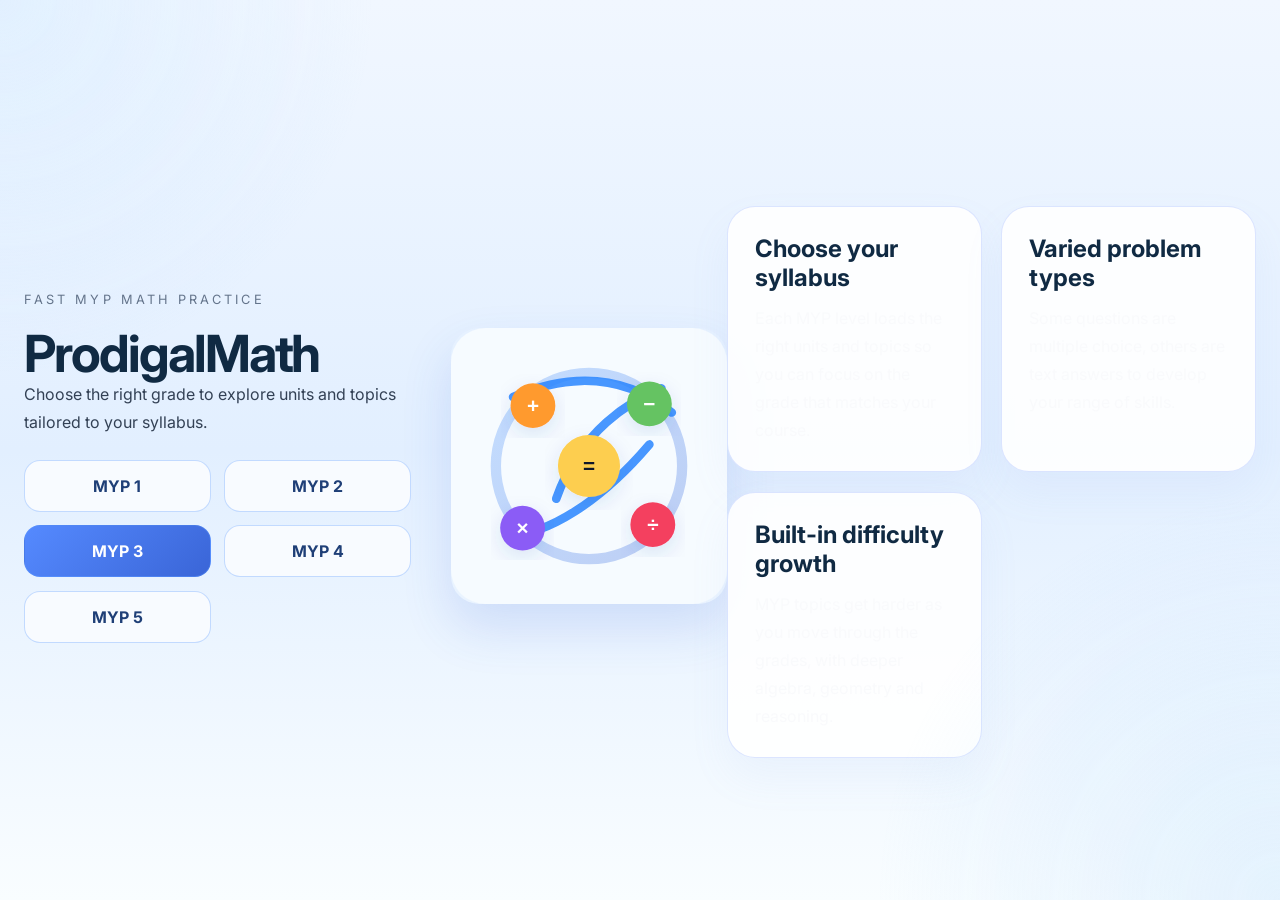
<file: goat/index.html>
﻿<!DOCTYPE html>
<html lang="en">
<head>
  <meta charset="UTF-8">
  <meta name="viewport" content="width=device-width, initial-scale=1.0">
  <title>ProdigalMath</title>
  <link rel="stylesheet" href="style.css">
</head>
<body>
  <main class="page-shell home-shell">
    <section class="hero home-hero">
      <div class="hero-copy">
        <p class="eyebrow">Fast MYP math practice</p>
        <h1>ProdigalMath</h1>
        <p>Choose the right grade to explore units and topics tailored to your syllabus.</p>
        <div class="home-grade-buttons">
          <a class="home-button" href="grade.html?grade=MYP%201">MYP 1</a>
          <a class="home-button" href="grade.html?grade=MYP%202">MYP 2</a>
          <a class="home-button home-button-primary" href="grade.html?grade=MYP%203">MYP 3</a>
          <a class="home-button" href="grade.html?grade=MYP%204">MYP 4</a>
          <a class="home-button" href="grade.html?grade=MYP%205">MYP 5</a>
        </div>
      </div>
      <div class="hero-preview">
        <img src="logo.svg" alt="ProdigalMath brand illustration" class="hero-image">
      </div>
    </section>

    <section class="home-grid">
      <div class="home-card">
        <h2>Choose your syllabus</h2>
        <p>Each MYP level loads the right units and topics so you can focus on the grade that matches your course.</p>
      </div>
      <div class="home-card">
        <h2>Varied problem types</h2>
        <p>Some questions are multiple choice, others are text answers to develop your range of skills.</p>
      </div>
      <div class="home-card">
        <h2>Built-in difficulty growth</h2>
        <p>MYP topics get harder as you move through the grades, with deeper algebra, geometry and reasoning.</p>
      </div>
    </section>
  </main>
</body>
</html>
</file>
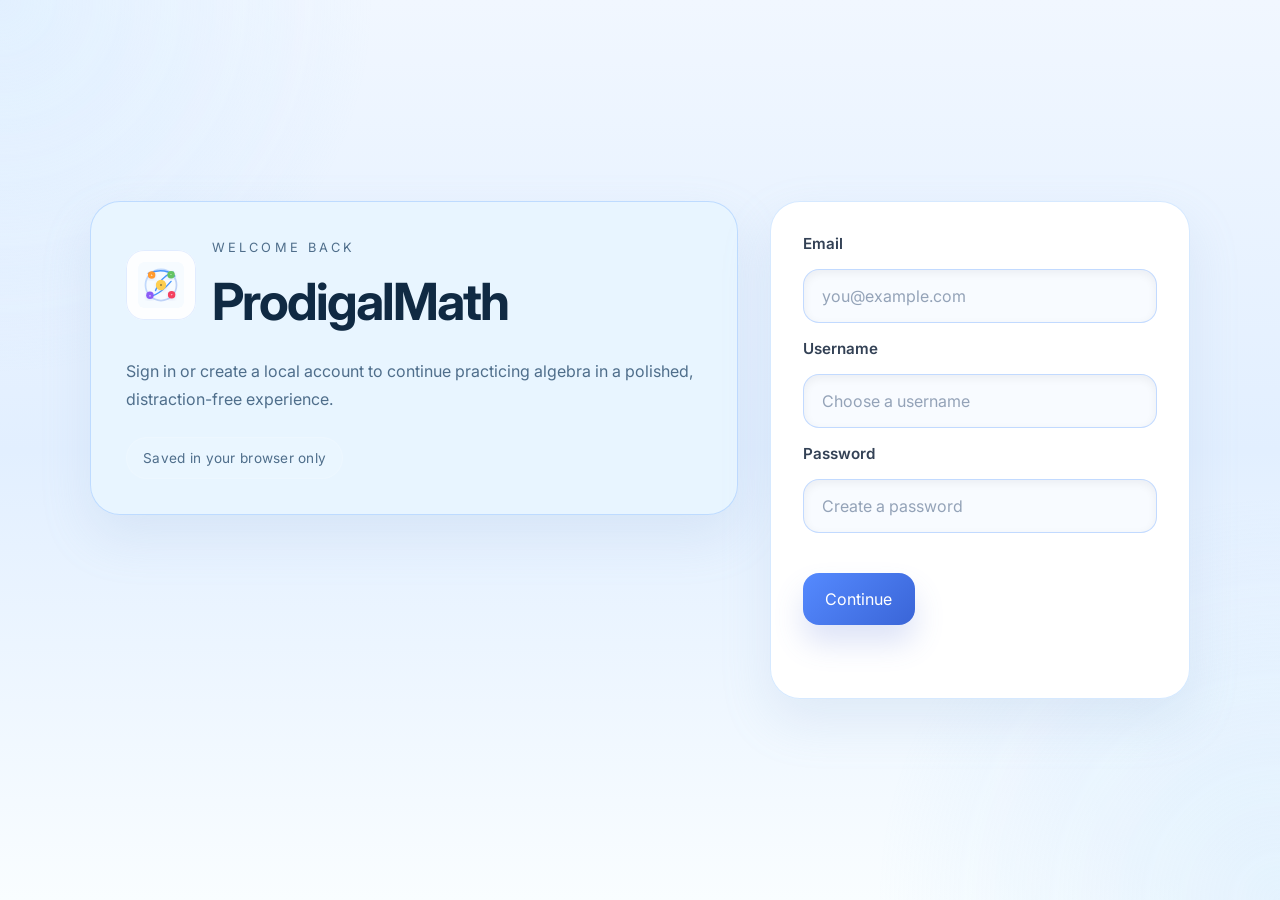
<file: goat/dashboard.html>
﻿<!DOCTYPE html>
<html lang="en">
<head>
  <meta charset="UTF-8">
  <meta name="viewport" content="width=device-width, initial-scale=1.0">
  <title>Dashboard - ProdigalMath</title>
  <link rel="stylesheet" href="style.css">
</head>
<body>
  <main class="page-shell page-center">
    <section class="dashboard-frame">
      <div class="card dashboard-card" id="welcomeScreen">
        <div class="dashboard-copy">
          <p class="eyebrow">All set</p>
          <h1 id="greeting">Hello 👋</h1>
          <p>Welcome to ProdigalMath. Our AI will analyze your preferences and tailor the best math path for you.</p>
        </div>
        <button id="startButton" class="primary-button">Start the questions</button>
      </div>

      <div class="card wizard-card hidden" id="wizardScreen">
        <div class="wizard-header">
          <p class="eyebrow">Question <span id="stepCounter">1</span> of 7</p>
          <h1>Personalize your experience</h1>
          <p>Your answers will shape the problems you see next.</p>
        </div>

        <div class="wizard-steps">
          <div class="step active" data-step="1">
            <p class="step-question">Which pronouns do you use?</p>
            <div class="radio-grid">
              <label><input type="radio" name="pronoun" value="he/him"> He/him</label>
              <label><input type="radio" name="pronoun" value="she/her"> She/her</label>
              <label><input type="radio" name="pronoun" value="they/them"> They/them</label>
              <label><input type="radio" name="pronoun" value="other"> Other</label>
            </div>
            <input type="text" id="pronounOther" class="hidden" placeholder="Enter your pronouns" autocomplete="off">
          </div>

          <div class="step" data-step="2">
            <p class="step-question">What is your MYP grade level?</p>
            <select id="gradeSelect">
              <option value="">Choose your grade</option>
              <option value="MYP 1">MYP 1</option>
              <option value="MYP 2">MYP 2</option>
              <option value="MYP 3">MYP 3</option>
              <option value="MYP 4">MYP 4</option>
              <option value="MYP 5">MYP 5</option>
            </select>
          </div>

          <div class="step" data-step="3">
            <p class="step-question">What topic do you want to focus on?</p>
            <textarea id="topicInput" rows="3" placeholder="e.g. quadratic equations, algebraic expressions"></textarea>
            <label for="topicPdf" class="file-label">Or upload a PDF with your notes</label>
            <input type="file" id="topicPdf" accept="application/pdf">
            <p class="file-note">Optional. We’ll use the filename to personalize your next session.</p>
          </div>

          <div class="step" data-step="4">
            <p class="step-question">Where did you hear about ProdigalMath?</p>
            <select id="heardFrom">
              <option value="">Choose an option</option>
              <option value="Friend or family">Friend or family</option>
              <option value="Teacher or tutor">Teacher or tutor</option>
              <option value="Social media">Social media</option>
              <option value="Search engine">Search engine</option>
              <option value="Other">Other</option>
            </select>
            <input type="text" id="heardOther" class="hidden" placeholder="Tell us where" autocomplete="off">
          </div>

          <div class="step" data-step="5">
            <p class="step-question">What is your main goal for using the app?</p>
            <input type="text" id="goalInput" placeholder="e.g. improve grades, complete homework faster" autocomplete="off">
          </div>

          <div class="step" data-step="6">
            <p class="step-question">Would you like information about tuition support?</p>
            <div class="radio-grid">
              <label><input type="radio" name="tuitionInterest" value="Yes"> Yes</label>
              <label><input type="radio" name="tuitionInterest" value="No"> No</label>
            </div>
          </div>

          <div class="step" data-step="7">
            <p class="step-question">How often would you like to practice?</p>
            <select id="practiceFrequency">
              <option value="">Choose one</option>
              <option value="Daily">Daily</option>
              <option value="Several times a week">Several times a week</option>
              <option value="Weekly">Weekly</option>
              <option value="A few times a month">A few times a month</option>
            </select>
          </div>
        </div>

        <div class="wizard-actions">
          <button id="nextButton" class="primary-button">Next</button>
        </div>
        <p id="wizardNotice" class="result-text">Your answers will shape the practice path.</p>
      </div>
    </section>
  </main>

  <script src="wizard.js"></script>
</body>
</html>
</file>
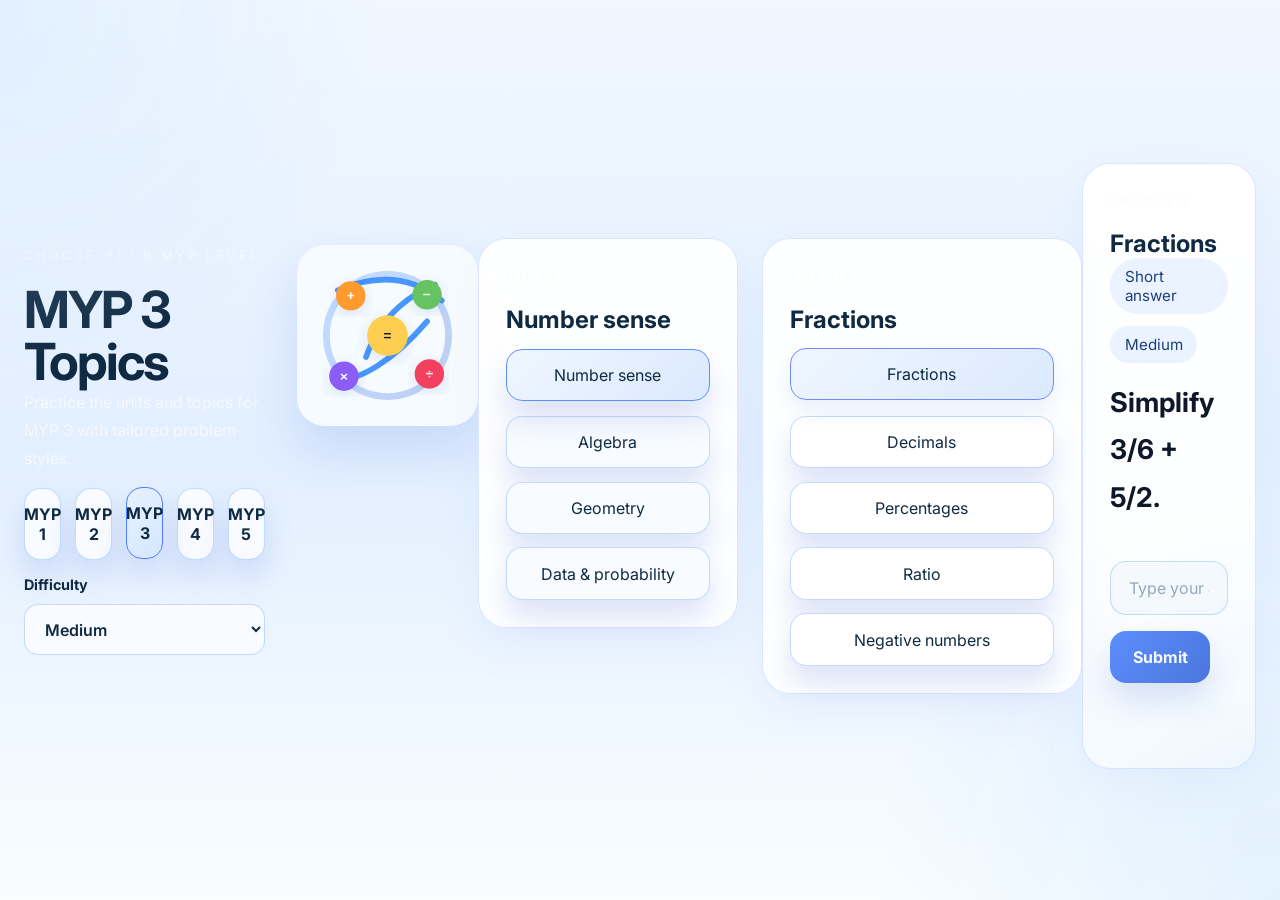
<file: goat/grade.html>
<!DOCTYPE html>
<html lang="en">
<head>
  <meta charset="UTF-8">
  <meta name="viewport" content="width=device-width, initial-scale=1.0">
  <title>ProdigalMath | MYP Topics</title>
  <link rel="stylesheet" href="style.css">
</head>
<body>
  <main class="page-shell">
    <section class="grade-hero">
      <div class="grade-copy">
        <p class="eyebrow">Choose your MYP level</p>
        <h1 id="gradeTitle">Practice topics</h1>
        <p id="gradeSubtitle">Pick your grade, then select a unit and topic to practice with varied problem styles.</p>
        <div class="grade-nav" id="gradeNav"></div>
        <div class="grade-controls">
          <label for="difficultySelect">Difficulty</label>
          <select id="difficultySelect">
            <option value="Easy">Easy</option>
            <option value="Medium">Medium</option>
            <option value="Hard">Hard</option>
          </select>
        </div>
      </div>
      <div class="grade-preview">
        <img src="logo.svg" alt="ProdigalMath learning preview" class="grade-preview-image">
      </div>
    </section>

    <section class="unit-section">
      <div class="unit-frame">
        <div class="section-header">
          <p class="eyebrow">Units</p>
          <h2 id="unitTitle">Select a unit</h2>
        </div>
        <div class="unit-list" id="unitList"></div>
      </div>

      <div class="topic-frame">
        <div class="section-header">
          <p class="eyebrow">Topics</p>
          <h2 id="topicTitle">Choose a topic</h2>
        </div>
        <div class="topic-list" id="topicList"></div>
      </div>
    </section>

    <section class="practice-section hidden" id="practiceSection">
      <div class="section-header">
        <p class="eyebrow">Problem</p>
        <h2 id="problemTopic">Ready when you are</h2>
      </div>
      <div class="practice-card">
        <div class="practice-info">
          <span id="problemType" class="info-pill">Type</span>
          <span id="problemDifficulty" class="info-pill">Level</span>
        </div>
        <p id="practiceQuestion" class="question">Select a topic to begin.</p>
        <div id="answerArea" class="answer-area"></div>
        <div class="practice-actions">
          <button id="submitAnswer" class="primary-button">Submit</button>
          <button id="nextProblem" class="secondary-button hidden">Next problem</button>
        </div>
        <p id="practiceFeedback" class="result-text"></p>
      </div>
    </section>
  </main>

  <script src="grade.js"></script>
</body>
</html>
</file>
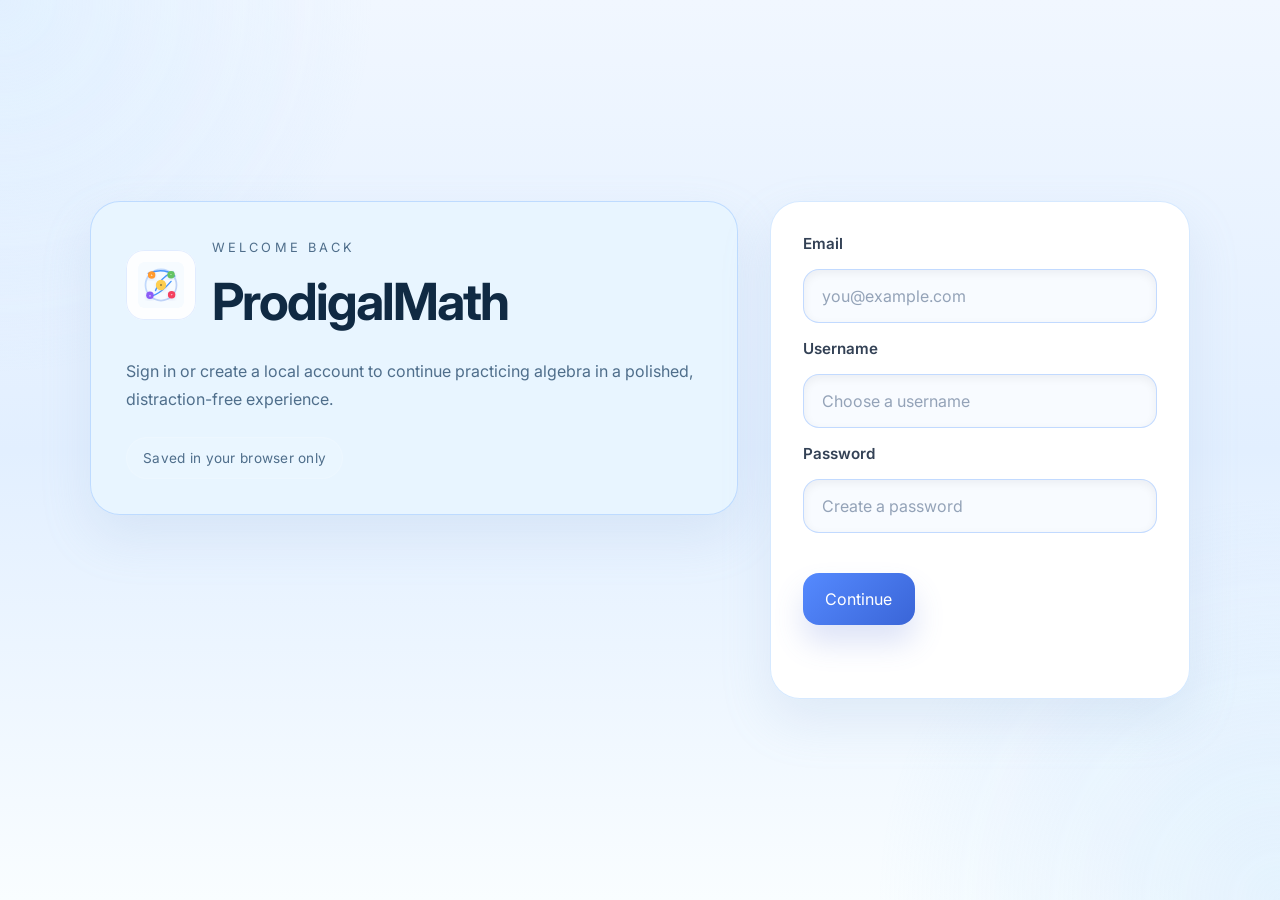
<file: goat/login.html>
<!DOCTYPE html>
<html lang="en">
<head>
  <meta charset="UTF-8">
  <meta name="viewport" content="width=device-width, initial-scale=1.0">
  <title>Login - ProdigalMath</title>
  <link rel="stylesheet" href="style.css">
</head>
<body>
  <main class="page-shell page-center">
    <section class="auth-frame">
      <div class="auth-intro">
        <div class="brand-header">
          <img src="logo.svg" alt="ProdigalMath logo" class="brand-logo">
          <div>
            <p class="eyebrow">Welcome back</p>
            <h1>ProdigalMath</h1>
          </div>
        </div>
        <p>Sign in or create a local account to continue practicing algebra in a polished, distraction-free experience.</p>
        <div class="auth-badge">Saved in your browser only</div>
      </div>

      <div class="card login-card">
        <form id="loginForm" class="login-form" autocomplete="on">
          <label for="email">Email</label>
          <input type="email" id="email" placeholder="you@example.com" required>

          <label for="username">Username</label>
          <input type="text" id="username" placeholder="Choose a username" required>

          <label for="password">Password</label>
          <input type="password" id="password" placeholder="Create a password" required>

          <div class="login-actions">
            <button type="submit">Continue</button>
          </div>
        </form>
        <p id="loginMessage" class="login-message"></p>
      </div>
    </section>
  </main>

  <script>
    const accountStorageKey = 'prodgicalmathAccounts';
    const emailInput = document.getElementById('email');
    const usernameInput = document.getElementById('username');
    const passwordInput = document.getElementById('password');
    const loginMessage = document.getElementById('loginMessage');

    function getStoredAccounts() {
      const raw = localStorage.getItem(accountStorageKey);
      return raw ? JSON.parse(raw) : {};
    }

    function setStoredAccounts(accounts) {
      localStorage.setItem(accountStorageKey, JSON.stringify(accounts));
    }

    function setMessage(text, color) {
      loginMessage.textContent = text;
      loginMessage.style.color = color;
    }

    function loadAccountByEmail(email) {
      const accounts = getStoredAccounts();
      return accounts[email.toLowerCase()] || null;
    }

    function saveAccount(email, username, password) {
      const accounts = getStoredAccounts();
      accounts[email.toLowerCase()] = { username, password };
      setStoredAccounts(accounts);
      localStorage.setItem('prodgicalmathLastEmail', email.toLowerCase());
    }

    function prefillLastEmail() {
      const lastEmail = localStorage.getItem('prodgicalmathLastEmail');
      if (lastEmail) {
        emailInput.value = lastEmail;
        fillAccountFields(lastEmail);
      }
    }

    function fillAccountFields(email) {
      const account = loadAccountByEmail(email);
      if (account) {
        usernameInput.value = account.username;
        passwordInput.value = account.password;
        setMessage('Account loaded for this email. Password is remembered.', '#2563eb');
      } else {
        usernameInput.value = '';
        passwordInput.value = '';
        setMessage('New email. Create your account by choosing a username and password.', '#334155');
      }
    }

    emailInput.addEventListener('change', function() {
      const email = emailInput.value.trim().toLowerCase();
      if (email) {
        fillAccountFields(email);
      }
    });

    document.getElementById('loginForm').addEventListener('submit', function(event) {
      event.preventDefault();

      const email = emailInput.value.trim().toLowerCase();
      const username = usernameInput.value.trim();
      const password = passwordInput.value.trim();

      if (!email || !username || !password) {
        setMessage('Please enter email, username, and password.', 'red');
        return;
      }

      const account = loadAccountByEmail(email);

      if (account) {
        if (account.username !== username) {
          setMessage('This email is already registered with a different username.', 'red');
          return;
        }
        if (account.password !== password) {
          setMessage('Wrong password for this email. Please try again.', 'red');
          return;
        }

        setMessage('Login successful! Redirecting...', '#2563eb');
      } else {
        saveAccount(email, username, password);
        setMessage('Account created. Redirecting to ProdigalMath...', '#2563eb');
      }

      localStorage.setItem('prodgicalmathLoggedInUser', username);
      localStorage.setItem('prodigalmathUsername', username);

      setTimeout(function() {
        window.location.href = 'dashboard.html';
      }, 800);
    });

    window.onload = prefillLastEmail;
  </script>
</body>
</html>
</file>
<file: goat/style.css>
﻿@import url('https://fonts.googleapis.com/css2?family=Inter:wght@400;500;600;700&display=swap');

* {
  box-sizing: border-box;
}

html {
  scroll-behavior: smooth;
}

body {
  margin: 0;
  min-height: 100vh;
  font-family: 'Inter', system-ui, sans-serif;
  background: linear-gradient(180deg, #f1f7ff 0%, #e2efff 50%, #f9fdff 100%);
  color: #102a43;
  animation: driftBackground 20s ease-in-out infinite;
}

body::before {
  content: '';
  position: fixed;
  inset: 0;
  pointer-events: none;
  background: radial-gradient(circle at top left, rgba(206,232,255,0.45), transparent 24%),
    radial-gradient(circle at bottom right, rgba(187,222,251,0.35), transparent 26%);
  opacity: 0.95;
  animation: pulseGlow 8s ease-in-out infinite;
}

@keyframes driftBackground {
  0%, 100% {
    background-position: center top;
  }
  50% {
    background-position: left bottom;
  }
}

@keyframes pulseGlow {
  0%, 100% {
    transform: scale(1);
    opacity: 0.95;
  }
  50% {
    transform: scale(1.02);
    opacity: 1;
  }
}

.page-shell {
  min-height: 100vh;
  display: flex;
  align-items: center;
  justify-content: center;
  padding: 3rem 1.5rem;
}

.page-center {
  justify-content: center;
}

.hero,
.auth-frame,
.grade-hero {
  width: min(1100px, 100%);
  display: grid;
  grid-template-columns: 1.2fr 0.9fr;
  gap: 2rem;
  align-items: start;
}

.hero-copy,
.dashboard-copy,
.grade-copy {
  max-width: 680px;
}

.home-shell {
  padding-bottom: 1rem;
}

.home-hero {
  grid-template-columns: 1.4fr 1fr;
  gap: 2.5rem;
  align-items: center;
}

.hero-preview,
.grade-preview {
  display: flex;
  align-items: center;
  justify-content: center;
}

.hero-image,
.grade-preview-image {
  width: min(320px, 100%);
  border-radius: 28px;
  box-shadow: 0 24px 50px rgba(58, 101, 215, 0.16);
}

.home-grade-buttons {
  display: grid;
  grid-template-columns: repeat(auto-fit, minmax(120px, 1fr));
  gap: 0.85rem;
  margin-top: 1.5rem;
}

.home-button,
.home-button-primary {
  display: inline-flex;
  align-items: center;
  justify-content: center;
  min-height: 52px;
  border-radius: 16px;
  border: 1px solid transparent;
  font-weight: 700;
  text-decoration: none;
  padding: 0 1.2rem;
  transition: transform 0.2s ease, background 0.2s ease, box-shadow 0.2s ease;
}

.home-button {
  background: #f8fbff;
  color: #1f3f77;
  border-color: rgba(93, 156, 255, 0.35);
}

.home-button-primary {
  background: linear-gradient(135deg, #558aff 0%, #3a65d7 100%);
  color: white;
}

.home-button:hover,
.home-button-primary:hover {
  transform: translateY(-2px);
}

.home-grid {
  display: grid;
  grid-template-columns: repeat(auto-fit, minmax(240px, 1fr));
  gap: 1.2rem;
  margin-top: 2rem;
}

.home-card {
  padding: 1.7rem;
  border-radius: 28px;
  background: rgba(255, 255, 255, 0.9);
  border: 1px solid rgba(147, 174, 255, 0.32);
  box-shadow: 0 20px 40px rgba(140, 168, 231, 0.08);
}

.home-card h2 {
  margin: 0 0 0.75rem;
  color: #102a43;
}

.unit-section {
  display: grid;
  grid-template-columns: minmax(260px, 280px) minmax(320px, 1fr);
  gap: 1.5rem;
  margin-top: 2rem;
  align-items: start;
}

.unit-frame,
.topic-frame,
.practice-section {
  padding: 1.7rem;
  border-radius: 28px;
  background: rgba(255, 255, 255, 0.95);
  border: 1px solid rgba(147, 174, 255, 0.32);
  box-shadow: 0 20px 40px rgba(140, 168, 231, 0.08);
  min-height: 340px;
}

.unit-frame,
.topic-frame {
  position: relative;
}

.topic-list {
  min-height: 220px;
}

.grade-controls {
  margin-top: 1rem;
  display: grid;
  gap: 0.7rem;
}

.grade-controls label {
  font-size: 0.9rem;
  font-weight: 700;
  color: #102a43;
}

.grade-controls select {
  width: 100%;
  padding: 0.85rem 1rem;
  border-radius: 14px;
  border: 1px solid rgba(93, 156, 255, 0.35);
  background: #f8fbff;
  color: #102a43;
  font-weight: 600;
}

.section-header h2 {
  margin: 0.35rem 0 0;
}

.unit-list,
.topic-list {
  display: grid;
  gap: 0.85rem;
  margin-top: 1rem;
}

.unit-button,
.topic-button {
  border: 1px solid rgba(93, 156, 255, 0.35);
  background: #f8fbff;
  color: #102a43;
  padding: 0.95rem 1rem;
  border-radius: 16px;
  text-align: left;
  cursor: pointer;
  transition: transform 0.2s ease, border-color 0.2s ease, box-shadow 0.2s ease, background 0.2s ease;
}

.unit-button:hover,
.topic-button:hover,
.unit-button.active,
.topic-button.active {
  background: linear-gradient(135deg, #eff6ff 0%, #dbe9ff 100%);
  border-color: #5d8fff;
  transform: translateY(-1px);
}

.practice-section {
  margin-top: 2rem;
  padding: 1.7rem;
  border-radius: 28px;
  background: rgba(255, 255, 255, 0.96);
  border: 1px solid rgba(147, 174, 255, 0.32);
  box-shadow: 0 20px 40px rgba(140, 168, 231, 0.08);
}

.practice-card {
  display: grid;
  gap: 1rem;
}

.practice-info {
  display: flex;
  flex-wrap: wrap;
  gap: 0.75rem;
}

.info-pill {
  display: inline-flex;
  align-items: center;
  justify-content: center;
  padding: 0.55rem 0.9rem;
  border-radius: 999px;
  background: rgba(93, 156, 255, 0.12);
  color: #1f3f77;
  font-size: 0.95rem;
}

.answer-area {
  display: grid;
  gap: 0.85rem;
}

.choice-item {
  display: flex;
  align-items: center;
  gap: 0.75rem;
  padding: 0.9rem 1rem;
  border: 1px solid rgba(93, 156, 255, 0.25);
  border-radius: 16px;
  background: #f8fbff;
  cursor: pointer;
}

.choice-item input {
  accent-color: #3a65d7;
}

.secondary-button {
  background: #ffffff;
  color: #1f3f77;
  border: 1px solid rgba(93, 156, 255, 0.35);
  box-shadow: none;
}

.secondary-button:hover {
  transform: translateY(-1px);
}

.hero-copy,
.dashboard-copy {
  max-width: 680px;
  animation: fadeInUp 0.9s ease both;
}

.hero-copy p {
  color: #334155;
}

.hero-copy .eyebrow {
  color: #64748b;
}

.eyebrow {
  margin: 0 0 1rem;
  text-transform: uppercase;
  letter-spacing: 0.24em;
  font-size: 0.8rem;
  color: rgba(248, 250, 252, 0.78);
}

h1 {
  margin: 0;
  font-size: clamp(2.6rem, 4vw, 4.2rem);
  line-height: 1.02;
  letter-spacing: -0.04em;
}

p {
  margin: 0;
  line-height: 1.75;
  color: rgba(248, 250, 252, 0.9);
}

.hero-card,
.card,
.auth-intro {
  border-radius: 30px;
  background: rgba(255, 255, 255, 0.95);
  border: 1px solid rgba(141, 189, 255, 0.45);
  box-shadow: 0 22px 50px rgba(148, 175, 210, 0.18);
  animation: fadeInUp 0.8s ease both;
}

.card {
  padding: 2rem;
  color: #102a43;
  background: rgba(255, 255, 255, 0.98);
  border: 1px solid rgba(193, 221, 255, 0.65);
  transition: transform 0.25s ease, box-shadow 0.25s ease, border-color 0.25s ease;
}

.card:hover {
  transform: translateY(-4px);
  box-shadow: 0 30px 55px rgba(148, 175, 210, 0.22);
  border-color: rgba(125, 179, 255, 0.55);
}

@keyframes fadeInUp {
  from {
    opacity: 0;
    transform: translateY(22px);
  }
  to {
    opacity: 1;
    transform: translateY(0);
  }
}

.hidden {
  display: none !important;
}

.profile-card {
  padding: 1.75rem;
  border: 1px solid rgba(172, 199, 255, 0.65);
  background: rgba(245, 250, 255, 0.98);
  box-shadow: 0 16px 40px rgba(144, 177, 255, 0.1);
}

.profile-header {
  margin-bottom: 1rem;
}

.profile-form {
  display: grid;
  gap: 1rem;
}

.profile-group {
  display: grid;
  gap: 0.65rem;
}

.radio-grid {
  display: grid;
  grid-template-columns: repeat(3, minmax(0, 1fr));
  gap: 0.75rem;
}

.radio-grid label {
  background: #f3f8ff;
  border: 1px solid rgba(93, 156, 255, 0.35);
  border-radius: 14px;
  padding: 0.85rem 0.95rem;
  display: inline-flex;
  align-items: center;
  gap: 0.5rem;
  cursor: pointer;
}

.radio-grid input {
  margin: 0;
}

.profile-form input,
.profile-form select,
.profile-form textarea {
  width: 100%;
  border: 1px solid rgba(93, 156, 255, 0.35);
  border-radius: 16px;
  padding: 1rem 1.1rem;
  background: #f8fbff;
  color: #102a43;
}

.profile-form textarea {
  resize: vertical;
}

.file-label {
  color: #475569;
  font-size: 0.95rem;
}

.file-note {
  margin: 0;
  font-size: 0.9rem;
  color: #64748b;
}

.primary-button {
  width: fit-content;
  padding: 0.95rem 1.4rem;
  border: none;
  border-radius: 16px;
  background: linear-gradient(135deg, #558aff 0%, #3a65d7 100%);
  color: white;
  font-weight: 700;
  cursor: pointer;
}

.primary-button:hover {
  filter: brightness(1.05);
}

.problem-header {
  display: flex;
  align-items: center;
  gap: 1rem;
  margin-bottom: 1.5rem;
}

.subtext {
  margin: 0 0 1rem;
  color: #64748b;
  font-size: 0.98rem;
}

.problem-logo {
  width: 54px;
  min-width: 54px;
  border-radius: 18px;
  background: rgba(223, 237, 255, 0.9);
  padding: 0.75rem;
  box-shadow: inset 0 0 0 1px rgba(145, 184, 255, 0.22);
}

.problem-card .eyebrow {
  margin: 0 0 0.35rem;
  color: #64748b;
}

.problem-card h2 {
  margin: 0;
  font-size: 1.35rem;
  color: #102a43;
}

.login-card,
.dashboard-card,
.problem-card {
  width: 100%;
}

.topic-selection,
.login-form {
  display: grid;
  gap: 1rem;
}

.topic-selection label,
.login-form label {
  display: block;
  color: rgba(15, 23, 42, 0.75);
  font-size: 0.95rem;
  font-weight: 600;
}

.grade-buttons,
.grade-nav {
  display: grid;
  grid-template-columns: repeat(5, minmax(0, 1fr));
  gap: 0.85rem;
  margin-top: 1rem;
}

.grade-button {
  border: 1px solid rgba(93, 156, 255, 0.35);
  background: #f8fbff;
  color: #102a43;
  border-radius: 16px;
  padding: 0.95rem 1rem;
  font-weight: 700;
  cursor: pointer;
  transition: transform 0.2s ease, border-color 0.2s ease, background 0.2s ease;
}

.grade-button.active,
.grade-button:hover {
  background: linear-gradient(135deg, #e7f1ff 0%, #d4e7ff 100%);
  border-color: #4f7dff;
  transform: translateY(-1px);
}

.topic-info {
  display: grid;
  grid-template-columns: 260px 1fr;
  gap: 1.5rem;
  margin-top: 1.5rem;
  align-items: start;
}

.topic-image {
  border-radius: 28px;
  overflow: hidden;
  background: linear-gradient(180deg, #dbe9ff 0%, #eef6ff 100%);
  box-shadow: inset 0 0 0 1px rgba(255, 255, 255, 0.7);
  display: flex;
  align-items: center;
  justify-content: center;
  padding: 1rem;
}

.topic-image img {
  width: 100%;
  height: auto;
  display: block;
}

.unit-panel {
  display: grid;
  gap: 1.2rem;
}

.unit-group h3 {
  margin: 0 0 0.8rem;
  color: #102a43;
}

.topic-buttons {
  display: grid;
  grid-template-columns: repeat(auto-fit, minmax(130px, 1fr));
  gap: 0.75rem;
}

.topic-button {
  border: 1px solid rgba(93, 156, 255, 0.35);
  background: #ffffff;
  color: #102a43;
  border-radius: 16px;
  padding: 0.95rem 0.85rem;
  text-align: center;
  cursor: pointer;
  transition: transform 0.2s ease, border-color 0.2s ease, background 0.2s ease, box-shadow 0.2s ease;
}

.topic-button.active,
.topic-button:hover {
  background: linear-gradient(135deg, #eff6ff 0%, #dbe9ff 100%);
  border-color: #6d8cff;
  transform: translateY(-2px);
  box-shadow: 0 10px 24px rgba(70, 112, 226, 0.12);
}

input,
select,
button {
  font: inherit;
}

input,
select {
  width: 100%;
  border: 1px solid rgba(93, 156, 255, 0.35);
  padding: 1rem 1.1rem;
  border-radius: 16px;
  background: #f8fbff;
  color: #102a43;
  transition: border-color 0.2s ease, transform 0.2s ease, box-shadow 0.2s ease;
}

input:focus,
select:focus {
  outline: none;
  border-color: #4f7dff;
  box-shadow: 0 0 0 5px rgba(79, 125, 255, 0.16);
  transform: translateY(-1px);
}

input::placeholder {
  color: #94a3b8;
}

button {
  display: inline-flex;
  align-items: center;
  justify-content: center;
  min-height: 52px;
  border: none;
  border-radius: 16px;
  padding: 0 1.4rem;
  color: #ffffff;
  background: linear-gradient(135deg, #558aff 0%, #3a65d7 100%);
  box-shadow: 0 18px 30px rgba(83, 115, 217, 0.2);
  transition: transform 0.2s ease, filter 0.2s ease, box-shadow 0.2s ease;
  cursor: pointer;
}

button:hover {
  transform: translateY(-2px) scale(1.01);
  filter: brightness(1.08);
  box-shadow: 0 20px 36px rgba(83, 115, 217, 0.24);
}

button:active {
  transform: translateY(0) scale(0.99);
}

button:active {
  transform: translateY(0);
}

.practice-panel {
  margin-top: 2rem;
  display: grid;
  gap: 1.5rem;
  max-width: 720px;
  width: 100%;
}

.score-panel {
  display: flex;
  align-items: center;
  justify-content: space-between;
  padding: 1.25rem 1.5rem;
  border-radius: 22px;
  background: rgba(255, 255, 255, 0.95);
  border: 1px solid rgba(15, 23, 42, 0.08);
  color: #0f172a;
  font-size: 1rem;
  font-weight: 700;
}

.score-panel strong {
  font-size: 1.7rem;
  color: #2563eb;
}

.auth-frame {
  grid-template-columns: minmax(280px, 1fr) minmax(360px, 420px);
  gap: 2rem;
}

.auth-intro {
  padding: 2.2rem;
  background: rgba(232, 245, 255, 0.98);
}

.brand-header {
  display: flex;
  align-items: center;
  gap: 1rem;
  margin-bottom: 1.5rem;
}

.brand-logo {
  width: 70px;
  min-width: 70px;
  border-radius: 18px;
  background: rgba(255, 255, 255, 0.9);
  padding: 0.75rem;
  box-shadow: inset 0 0 0 1px rgba(145, 184, 255, 0.25);
}

.auth-intro h1 {
  color: #102a43;
  margin-bottom: 0.35rem;
}

.auth-intro p,
.auth-badge {
  color: #4f6e8b;
}

.login-card {
  padding: 2rem;
  min-height: 420px;
}

.login-form label {
  color: #334155;
}

.login-form input {
  box-shadow: inset 0 3px 10px rgba(15, 23, 42, 0.06);
}

.login-actions {
  margin-top: 1.75rem;
}

.login-message {
  margin-top: 1.4rem;
  min-height: 1.35rem;
}

.auth-badge {
  display: inline-flex;
  margin-top: 1.5rem;
  padding: 0.75rem 1rem;
  border-radius: 999px;
  background: rgba(255, 255, 255, 0.08);
  border: 1px solid rgba(255, 255, 255, 0.16);
  font-size: 0.85rem;
  letter-spacing: 0.02em;
}

.login-actions {
  margin-top: 1.5rem;
}

.login-message {
  margin-top: 1.2rem;
  min-height: 1.4rem;
  font-weight: 700;
  color: #334155;
}

.dashboard-card {
  display: grid;
  gap: 1.5rem;
  max-width: 560px;
  text-align: center;
  padding: 2rem;
}

.wizard-card {
  position: relative;
  max-width: 600px;
  padding: 2rem;
  overflow: hidden;
}

.wizard-header {
  margin-bottom: 1.5rem;
  text-align: left;
}

.wizard-steps {
  position: relative;
  min-height: 290px;
}

.step {
  position: absolute;
  top: 0;
  left: 0;
  width: 100%;
  opacity: 0;
  transform: translateY(24px);
  transition: opacity 0.35s ease, transform 0.35s ease;
  pointer-events: none;
}

.step.active {
  opacity: 1;
  transform: translateY(0);
  pointer-events: auto;
}

.step-question {
  margin: 0 0 1.5rem;
  font-size: 1.15rem;
  font-weight: 700;
  color: #102a43;
}

.wizard-actions {
  display: flex;
  justify-content: flex-end;
  margin-top: 1.25rem;
}

.wizard-actions .primary-button {
  min-width: 140px;
}

.wizard-card input,
.wizard-card select,
.wizard-card textarea {
  width: 100%;
  margin-top: 0.6rem;
}

.wizard-card .file-label {
  margin-top: 1rem;
}

.dashboard-copy h1 {
  color: #0f172a;
}

.dashboard-copy p {
  color: #475569;
}

.result-text {
  margin-top: 1.25rem;
  min-height: 1.35rem;
  font-weight: 700;
  color: #2563eb;
  text-align: center;
}

.question {
  font-size: 1.7rem;
  margin-bottom: 1.5rem;
  color: #0f172a;
  font-weight: 700;
}

@media (max-width: 900px) {
  .hero,
  .auth-frame {
    grid-template-columns: 1fr;
  }

  .page-shell {
    padding: 2rem 1rem;
  }
}

@media (max-width: 520px) {
  .page-shell {
    padding: 1.4rem 0.75rem;
  }

  .hero-card,
  .auth-intro,
  .card {
    border-radius: 22px;
    padding: 1.6rem;
  }

  h1 {
    font-size: 2.4rem;
  }
}
</file>
